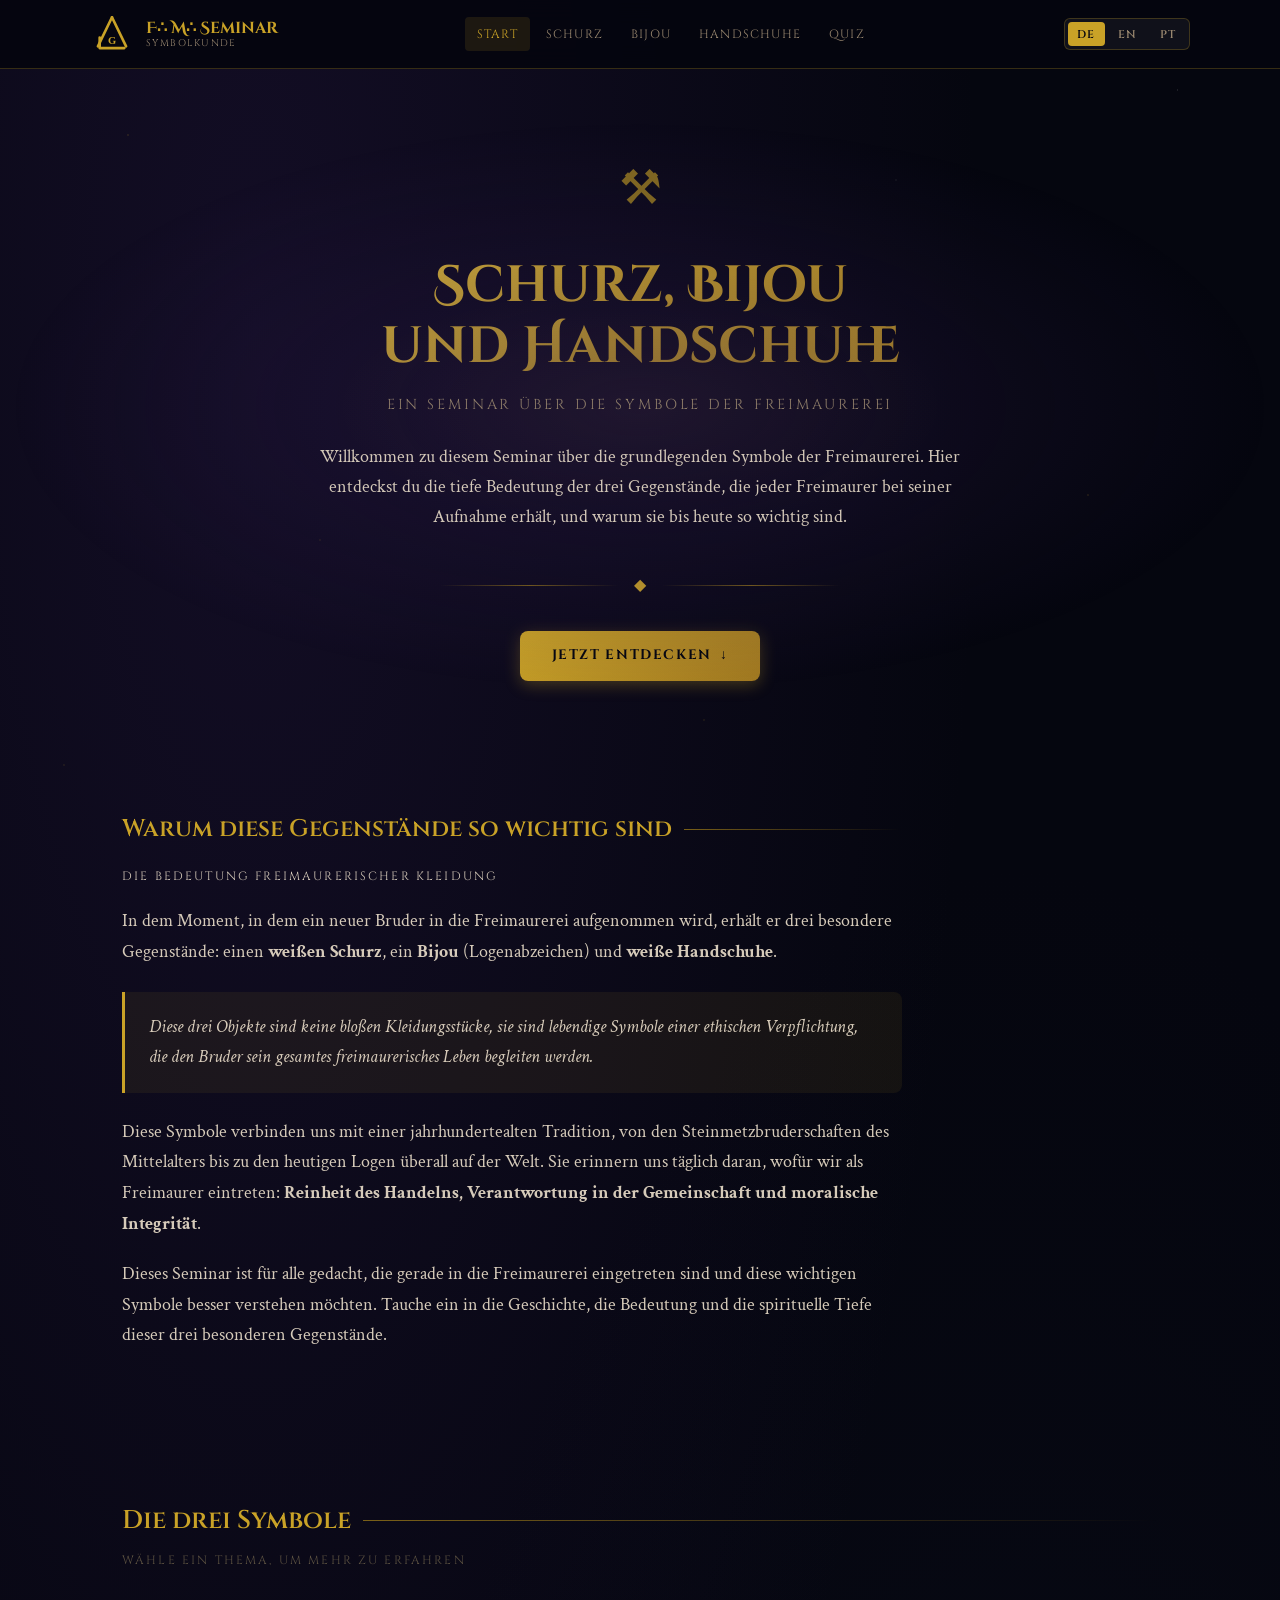
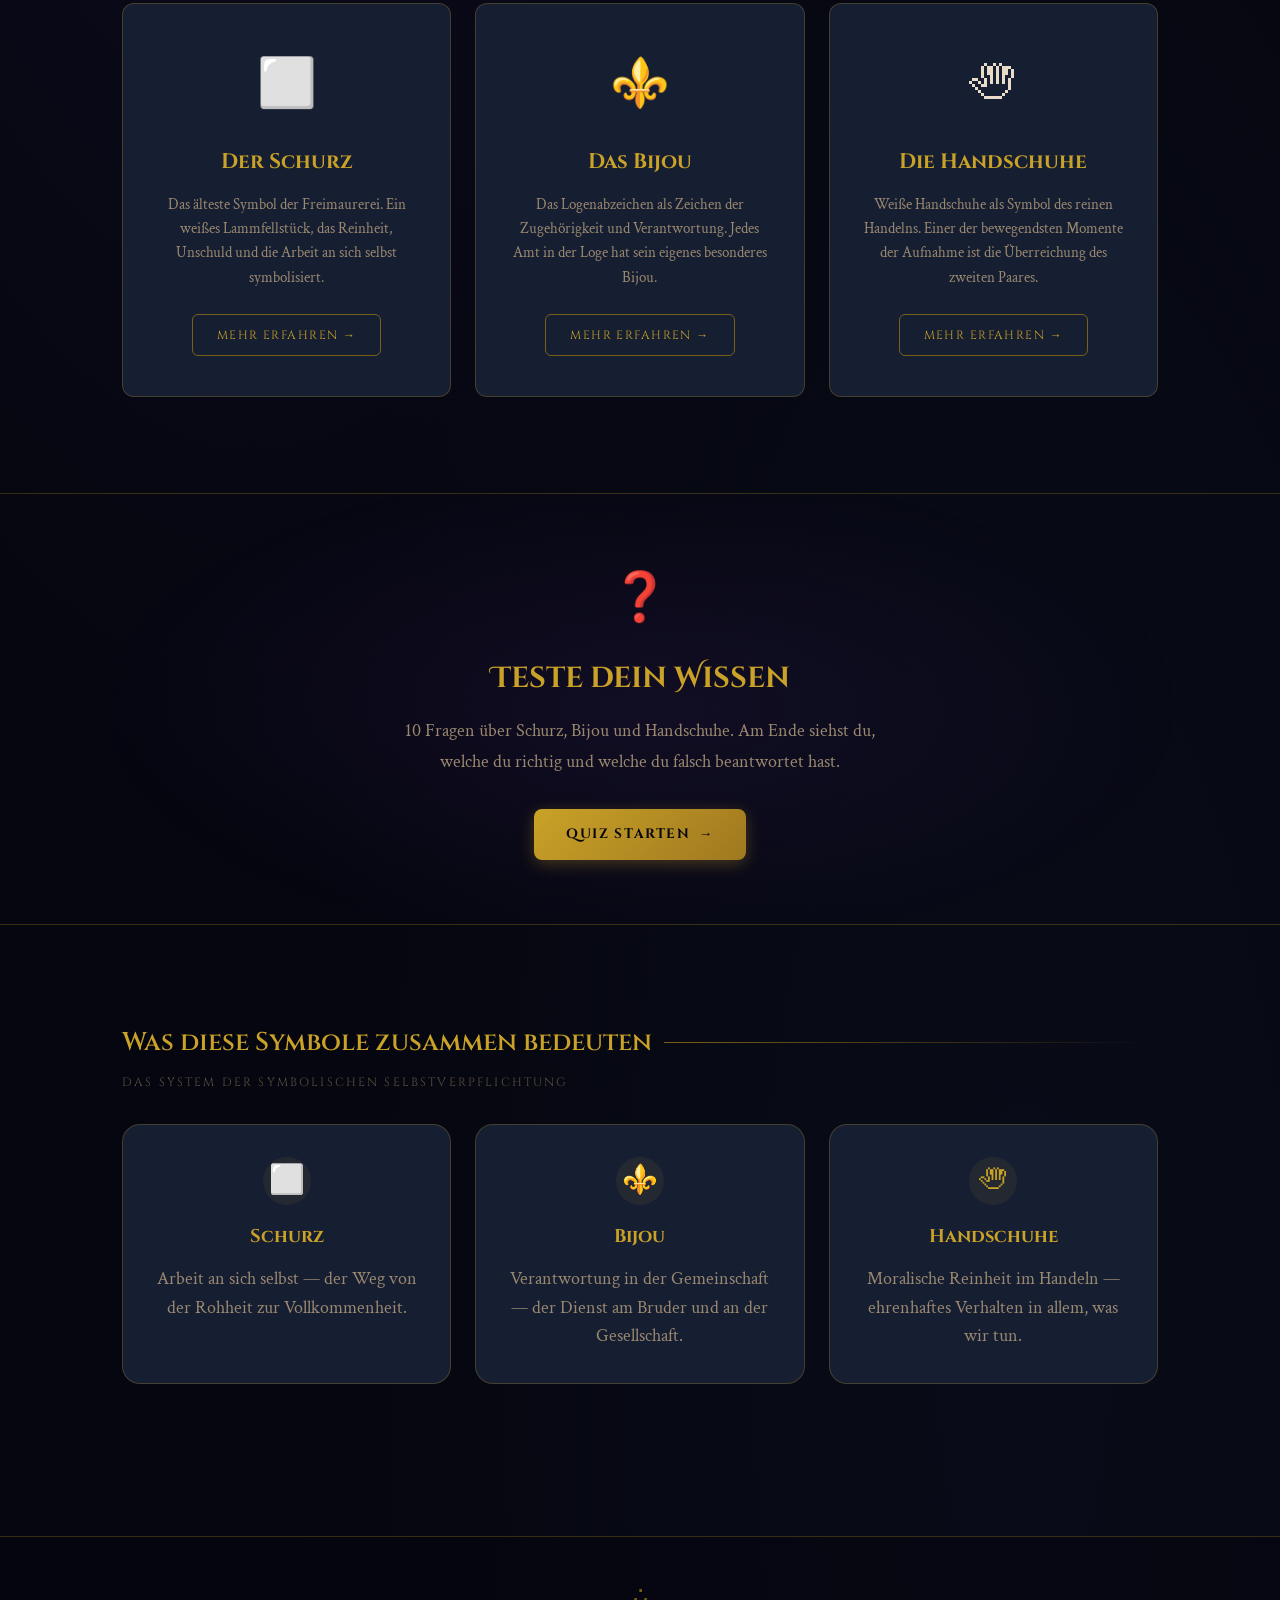
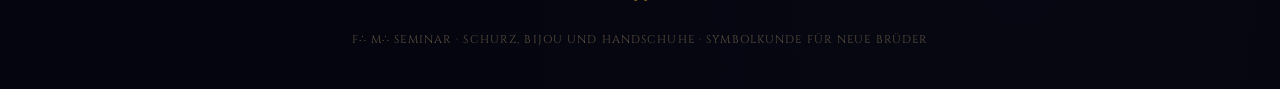
<file: index.html>
<!doctype html>
<html lang="de">
  <head>
    <meta charset="UTF-8" />
    <meta name="viewport" content="width=device-width, initial-scale=1.0" />
    <title>Schurz, Bijou & Handschuhe — Freimaurerei Seminar</title>
    <link rel="stylesheet" href="styles.css" />
  </head>
  <body>
    <header>
      <div class="header-inner">
        <a href="index.html" class="logo">
          <svg
            class="logo-symbol"
            viewBox="0 0 100 100"
            fill="none"
            xmlns="http://www.w3.org/2000/svg"
          >
            <line
              x1="50"
              y1="12"
              x2="18"
              y2="78"
              stroke="#c9a227"
              stroke-width="6"
              stroke-linecap="round"
            />
            <line
              x1="50"
              y1="12"
              x2="82"
              y2="78"
              stroke="#c9a227"
              stroke-width="6"
              stroke-linecap="round"
            />
            <path
              d="M22 58 L22 82 L78 82"
              stroke="#c9a227"
              stroke-width="6"
              stroke-linecap="round"
              stroke-linejoin="round"
              fill="none"
            />
            <text
              x="50"
              y="72"
              text-anchor="middle"
              fill="#c9a227"
              font-family="serif"
              font-size="24"
              font-weight="bold"
            >
              G
            </text>
          </svg>
          <div class="logo-text">
            F∴ M∴ Seminar
            <span>Symbolkunde</span>
          </div>
        </a>

        <nav>
          <a href="index.html" class="active">
            <span class="lang-de">Start</span>
            <span class="lang-en">Home</span>
            <span class="lang-pt">Início</span>
          </a>
          <a href="schurz.html">
            <span class="lang-de">Schurz</span>
            <span class="lang-en">Apron</span>
            <span class="lang-pt">Avental</span>
          </a>
          <a href="bijou.html">
            <span class="lang-de">Bijou</span>
            <span class="lang-en">Jewel</span>
            <span class="lang-pt">Joia</span>
          </a>
          <a href="handschuhe.html">
            <span class="lang-de">Handschuhe</span>
            <span class="lang-en">Gloves</span>
            <span class="lang-pt">Luvas</span>
          </a>
          <a href="quiz.html">Quiz</a>
        </nav>

        <div class="lang-toggle">
          <button class="lang-btn" data-lang="de" onclick="setLanguage('de')">
            DE
          </button>
          <button class="lang-btn" data-lang="en" onclick="setLanguage('en')">
            EN
          </button>
          <button class="lang-btn" data-lang="pt" onclick="setLanguage('pt')">
            PT
          </button>
        </div>
      </div>
    </header>

    <main>
      <!-- ─── HERO ─── -->
      <section class="hero">
        <span class="hero-symbol">⚒</span>

        <h1>
          <span class="lang-de">Schurz, Bijou<br />und Handschuhe</span>
          <span class="lang-en">Apron, Jewel<br />and Gloves</span>
          <span class="lang-pt">Avental, Joia<br />e Luvas</span>
        </h1>

        <p class="subtitle">
          <span class="lang-de"
            >Ein Seminar über die Symbole der Freimaurerei</span
          >
          <span class="lang-en">A Seminar on the Symbols of Freemasonry</span>
          <span class="lang-pt"
            >Um Seminário sobre os Símbolos da Maçonaria</span
          >
        </p>

        <p>
          <span class="lang-de"
            >Willkommen zu diesem Seminar über die grundlegenden Symbole der
            Freimaurerei. Hier entdeckst du die tiefe Bedeutung der drei
            Gegenstände, die jeder Freimaurer bei seiner Aufnahme erhält, und
            warum sie bis heute so wichtig sind.</span
          >
          <span class="lang-en"
            >Welcome to this seminar on the fundamental symbols of Freemasonry.
            Here you will discover the deep meaning of the three items every
            Freemason receives upon initiation, and why they remain so important
            to this day.</span
          >
          <span class="lang-pt"
            >Bem-vindo a este seminário sobre os símbolos fundamentais da
            Maçonaria. Aqui você descobrirá o profundo significado dos três
            objetos que todo Maçom recebe em sua iniciação, e por que eles
            permanecem tão importantes até hoje.</span
          >
        </p>

        <div class="divider"><span class="divider-symbol">◆</span></div>

        <a href="#topics" class="btn btn-primary">
          <span class="lang-de">Jetzt entdecken</span>
          <span class="lang-en">Start Exploring</span>
          <span class="lang-pt">Explorar agora</span>
          ↓
        </a>
      </section>

      <!-- ─── INTRO SECTION ─── -->
      <section class="section" id="intro">
        <div class="container">
          <div class="content-block">
            <div class="lang-de">
              <h2 class="section-title">
                Warum diese Gegenstände so wichtig sind
              </h2>
              <p class="section-subtitle">
                Die Bedeutung freimaurerischer Kleidung
              </p>

              <p>
                In dem Moment, in dem ein neuer Bruder in die Freimaurerei
                aufgenommen wird, erhält er drei besondere Gegenstände: einen
                <strong>weißen Schurz</strong>, ein
                <strong>Bijou</strong> (Logenabzeichen) und
                <strong>weiße Handschuhe</strong>.
              </p>

              <div class="highlight-box">
                <p>
                  Diese drei Objekte sind keine bloßen Kleidungsstücke, sie sind
                  lebendige Symbole einer ethischen Verpflichtung, die den
                  Bruder sein gesamtes freimaurerisches Leben begleiten werden.
                </p>
              </div>

              <p>
                Diese Symbole verbinden uns mit einer jahrhundertealten
                Tradition, von den Steinmetzbruderschaften des Mittelalters bis
                zu den heutigen Logen überall auf der Welt. Sie erinnern uns
                täglich daran, wofür wir als Freimaurer eintreten:
                <strong
                  >Reinheit des Handelns, Verantwortung in der Gemeinschaft und
                  moralische Integrität</strong
                >.
              </p>

              <p>
                Dieses Seminar ist für alle gedacht, die gerade in die
                Freimaurerei eingetreten sind und diese wichtigen Symbole besser
                verstehen möchten. Tauche ein in die Geschichte, die Bedeutung
                und die spirituelle Tiefe dieser drei besonderen Gegenstände.
              </p>
            </div>

            <div class="lang-en">
              <h2 class="section-title">Why These Items Matter</h2>
              <p class="section-subtitle">The significance of Masonic attire</p>

              <p>
                At the moment a new brother is initiated into Freemasonry, he
                receives three special items: a <strong>white apron</strong>, a
                <strong>jewel</strong> (lodge badge) and
                <strong>white gloves</strong>.
              </p>

              <div class="highlight-box">
                <p>
                  These three objects are not mere garments, they are living
                  symbols of an ethical commitment that will accompany the
                  brother throughout his entire Masonic life.
                </p>
              </div>

              <p>
                These symbols connect us to a centuries-old tradition, from the
                stonemason guilds of the Middle Ages to today's lodges around
                the world. They remind us daily of what we stand for as
                Freemasons:
                <strong
                  >purity of action, responsibility in community, and moral
                  integrity</strong
                >.
              </p>

              <p>
                This seminar is designed for those who have recently entered
                Freemasonry and wish to better understand these important
                symbols. Dive into the history, meaning, and spiritual depth of
                these three special items.
              </p>
            </div>

            <div class="lang-pt">
              <h2 class="section-title">
                Por que esses objetos são tão importantes
              </h2>
              <p class="section-subtitle">O significado das vestes maçônicas</p>

              <p>
                No momento em que um novo irmão é iniciado na Maçonaria, ele
                recebe três objetos especiais: um
                <strong>avental branco</strong>, uma
                <strong>joia</strong> (distintivo da loja) e
                <strong>luvas brancas</strong>.
              </p>

              <div class="highlight-box">
                <p>
                  Esses três objetos não são meras peças de vestuário, são
                  símbolos vivos de um compromisso ético que acompanhará o irmão
                  durante toda a sua vida maçônica.
                </p>
              </div>

              <p>
                Esses símbolos nos conectam a uma tradição secular, das guildas
                de pedreiros da Idade Média às lojas de hoje ao redor do mundo.
                Eles nos lembram diariamente do que defendemos como Maçons:
                <strong
                  >pureza de ação, responsabilidade na comunidade e integridade
                  moral</strong
                >.
              </p>

              <p>
                Este seminário é destinado a todos que recentemente ingressaram
                na Maçonaria e desejam compreender melhor esses importantes
                símbolos. Mergulhe na história, no significado e na profundidade
                espiritual desses três objetos especiais.
              </p>
            </div>
          </div>
        </div>
      </section>

      <!-- ─── TOPIC CARDS ─── -->
      <section class="section" id="topics">
        <div class="container">
          <div class="lang-de">
            <h2 class="section-title">Die drei Symbole</h2>
            <p class="section-subtitle">Wähle ein Thema, um mehr zu erfahren</p>
          </div>
          <div class="lang-en">
            <h2 class="section-title">The Three Symbols</h2>
            <p class="section-subtitle">Choose a topic to learn more</p>
          </div>
          <div class="lang-pt">
            <h2 class="section-title">Os Três Símbolos</h2>
            <p class="section-subtitle">Escolha um tema para aprender mais</p>
          </div>

          <div class="topic-cards">
            <!-- SCHURZ -->
            <a href="schurz.html" class="topic-card">
              <span class="icon">⬜</span>
              <h3>
                <span class="lang-de">Der Schurz</span>
                <span class="lang-en">The Apron</span>
                <span class="lang-pt">O Avental</span>
              </h3>
              <p>
                <span class="lang-de"
                  >Das älteste Symbol der Freimaurerei. Ein weißes
                  Lammfellstück, das Reinheit, Unschuld und die Arbeit an sich
                  selbst symbolisiert.</span
                >
                <span class="lang-en"
                  >The oldest symbol in Freemasonry. A white lambskin piece
                  symbolizing purity, innocence, and the work on oneself.</span
                >
                <span class="lang-pt"
                  >O símbolo mais antigo da Maçonaria. Um pedaço de pele de
                  cordeiro branca que simboliza pureza, inocência e o trabalho
                  sobre si mesmo.</span
                >
              </p>
              <span class="card-btn">
                <span class="lang-de">Mehr erfahren →</span>
                <span class="lang-en">Learn more →</span>
                <span class="lang-pt">Saiba mais →</span>
              </span>
            </a>

            <!-- BIJOU -->
            <a href="bijou.html" class="topic-card">
              <span class="icon">⚜️</span>
              <h3>
                <span class="lang-de">Das Bijou</span>
                <span class="lang-en">The Jewel</span>
                <span class="lang-pt">A Joia</span>
              </h3>
              <p>
                <span class="lang-de"
                  >Das Logenabzeichen als Zeichen der Zugehörigkeit und
                  Verantwortung. Jedes Amt in der Loge hat sein eigenes
                  besonderes Bijou.</span
                >
                <span class="lang-en"
                  >The lodge badge as a sign of belonging and responsibility.
                  Each office in the lodge has its own distinctive jewel.</span
                >
                <span class="lang-pt"
                  >O distintivo da loja como sinal de pertencimento e
                  responsabilidade. Cada cargo na loja tem sua própria joia
                  especial.</span
                >
              </p>
              <span class="card-btn">
                <span class="lang-de">Mehr erfahren →</span>
                <span class="lang-en">Learn more →</span>
                <span class="lang-pt">Saiba mais →</span>
              </span>
            </a>

            <!-- HANDSCHUHE -->
            <a href="handschuhe.html" class="topic-card">
              <span class="icon">🖑</span>
              <h3>
                <span class="lang-de">Die Handschuhe</span>
                <span class="lang-en">The Gloves</span>
                <span class="lang-pt">As Luvas</span>
              </h3>
              <p>
                <span class="lang-de"
                  >Weiße Handschuhe als Symbol des reinen Handelns. Einer der
                  bewegendsten Momente der Aufnahme ist die Überreichung des
                  zweiten Paares.</span
                >
                <span class="lang-en"
                  >White gloves as a symbol of pure action. One of the most
                  touching moments of initiation is the presentation of the
                  second pair.</span
                >
                <span class="lang-pt"
                  >Luvas brancas como símbolo de ação pura. Um dos momentos mais
                  tocantes da iniciação é a entrega do segundo par.</span
                >
              </p>
              <span class="card-btn">
                <span class="lang-de">Mehr erfahren →</span>
                <span class="lang-en">Learn more →</span>
                <span class="lang-pt">Saiba mais →</span>
              </span>
            </a>
          </div>
        </div>
      </section>

      <!-- ─── QUIZ CTA ─── -->
      <section class="quiz-cta">
        <span class="quiz-icon">❓</span>
        <h2>
          <span class="lang-de">Teste dein Wissen</span>
          <span class="lang-en">Test Your Knowledge</span>
          <span class="lang-pt">Teste seu Conhecimento</span>
        </h2>
        <p>
          <span class="lang-de"
            >10 Fragen über Schurz, Bijou und Handschuhe. Am Ende siehst du,
            welche du richtig und welche du falsch beantwortet hast.</span
          >
          <span class="lang-en"
            >10 questions about the apron, jewel and gloves. At the end you'll
            see which ones you got right and which ones you missed.</span
          >
          <span class="lang-pt"
            >10 perguntas sobre o avental, a joia e as luvas. No final, você
            verá quais acertou e quais errou.</span
          >
        </p>
        <a href="quiz.html" class="btn btn-primary">
          <span class="lang-de">Quiz starten</span>
          <span class="lang-en">Start Quiz</span>
          <span class="lang-pt">Iniciar Quiz</span>
          →
        </a>
      </section>

      <!-- ─── THREE PILLARS ─── -->
      <section class="section">
        <div class="container">
          <div class="lang-de">
            <h2 class="section-title">Was diese Symbole zusammen bedeuten</h2>
            <p class="section-subtitle">
              Das System der symbolischen Selbstverpflichtung
            </p>
          </div>
          <div class="lang-en">
            <h2 class="section-title">What These Symbols Mean Together</h2>
            <p class="section-subtitle">
              The system of symbolic self-commitment
            </p>
          </div>
          <div class="lang-pt">
            <h2 class="section-title">
              O que Esses Símbolos Significam Juntos
            </h2>
            <p class="section-subtitle">
              O sistema do compromisso simbólico consigo mesmo
            </p>
          </div>

          <div class="symbol-meaning">
            <div class="symbol-meaning-item">
              <div class="icon">⬜</div>
              <h4>
                <span class="lang-de">Schurz</span>
                <span class="lang-en">Apron</span>
                <span class="lang-pt">Avental</span>
              </h4>
              <p>
                <span class="lang-de"
                  >Arbeit an sich selbst — der Weg von der Rohheit zur
                  Vollkommenheit.</span
                >
                <span class="lang-en"
                  >Work on the self — the path from the rough to the
                  perfect.</span
                >
                <span class="lang-pt"
                  >Trabalho sobre si mesmo — o caminho do bruto à
                  perfeição.</span
                >
              </p>
            </div>
            <div class="symbol-meaning-item">
              <div class="icon">⚜️</div>
              <h4>
                <span class="lang-de">Bijou</span>
                <span class="lang-en">Jewel</span>
                <span class="lang-pt">Joia</span>
              </h4>
              <p>
                <span class="lang-de"
                  >Verantwortung in der Gemeinschaft — der Dienst am Bruder und
                  an der Gesellschaft.</span
                >
                <span class="lang-en"
                  >Responsibility in community — service to the brother and to
                  society.</span
                >
                <span class="lang-pt"
                  >Responsabilidade na comunidade — o serviço ao irmão e à
                  sociedade.</span
                >
              </p>
            </div>
            <div class="symbol-meaning-item">
              <div class="icon">🖑</div>
              <h4>
                <span class="lang-de">Handschuhe</span>
                <span class="lang-en">Gloves</span>
                <span class="lang-pt">Luvas</span>
              </h4>
              <p>
                <span class="lang-de"
                  >Moralische Reinheit im Handeln — ehrenhaftes Verhalten in
                  allem, was wir tun.</span
                >
                <span class="lang-en"
                  >Moral purity in action — honorable conduct in everything we
                  do.</span
                >
                <span class="lang-pt"
                  >Pureza moral na ação — conduta honrosa em tudo o que
                  fazemos.</span
                >
              </p>
            </div>
          </div>
        </div>
      </section>
    </main>

    <footer>
      <span class="footer-symbol">∴</span>
      <p>
        <span class="lang-de"
          >F∴ M∴ Seminar · Schurz, Bijou und Handschuhe · Symbolkunde für neue
          Brüder</span
        >
        <span class="lang-en"
          >F∴ M∴ Seminar · Apron, Jewel and Gloves · Symbolism for New
          Brothers</span
        >
        <span class="lang-pt"
          >F∴ M∴ Seminário · Avental, Joia e Luvas · Simbolismo para Novos
          Irmãos</span
        >
      </p>
    </footer>

    <script>
      function setLanguage(lang) {
        localStorage.setItem('lang', lang);
        document.documentElement.lang = lang;
        document.querySelectorAll('.lang-btn').forEach((btn) => {
          btn.classList.toggle('active', btn.dataset.lang === lang);
        });
      }

      document.addEventListener('DOMContentLoaded', function () {
        const lang = localStorage.getItem('lang') || 'de';
        setLanguage(lang);
      });
    </script>
  </body>
</html>
</file>
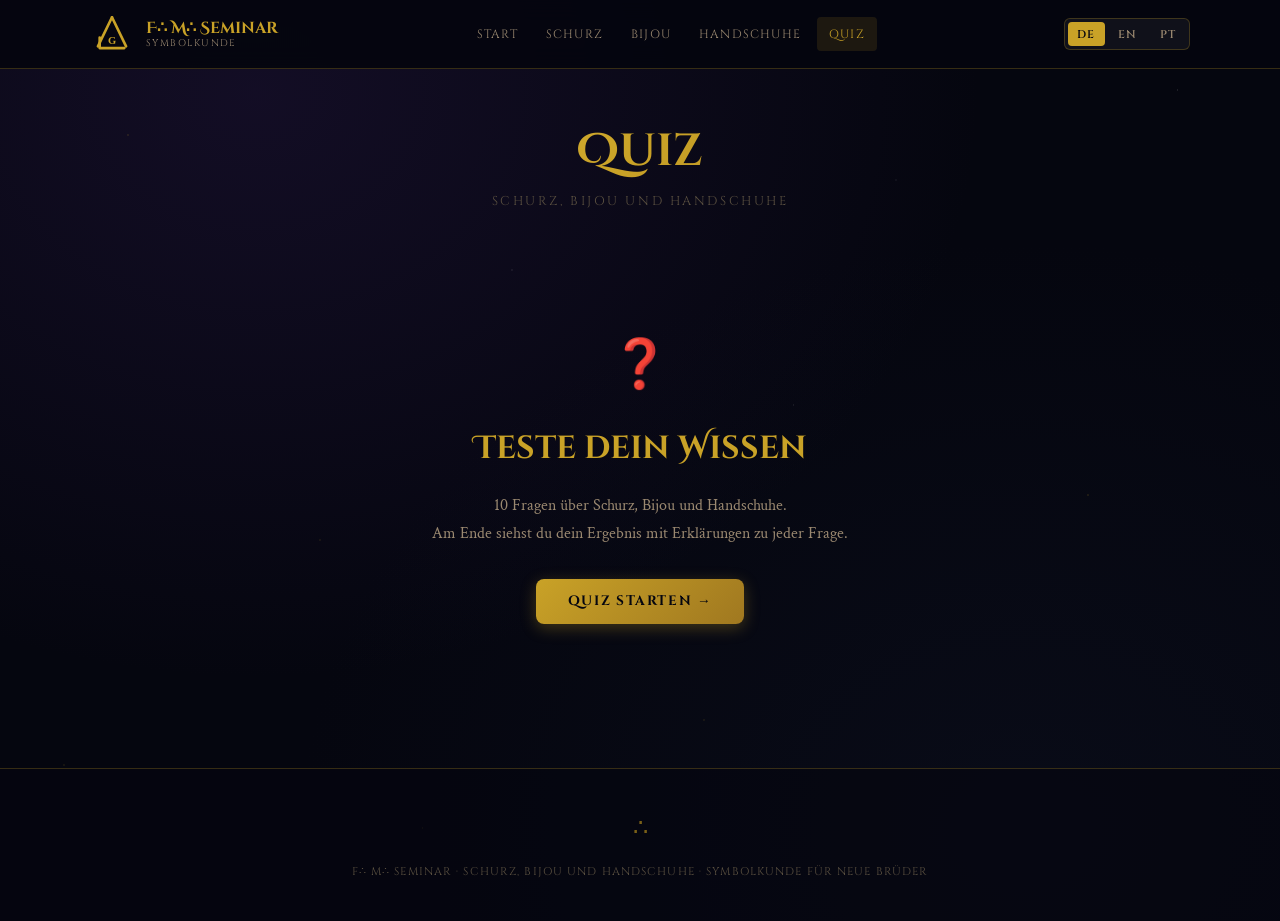
<file: quiz.html>
<!doctype html>
<html lang="de">
  <head>
    <meta charset="UTF-8" />
    <meta name="viewport" content="width=device-width, initial-scale=1.0" />
    <title>Quiz — Freimaurerei Seminar</title>
    <link rel="stylesheet" href="styles.css" />
  </head>
  <body>
    <header>
      <div class="header-inner">
        <a href="index.html" class="logo">
          <svg class="logo-symbol" viewBox="0 0 100 100" fill="none">
            <line
              x1="50"
              y1="12"
              x2="18"
              y2="78"
              stroke="#c9a227"
              stroke-width="6"
              stroke-linecap="round"
            />
            <line
              x1="50"
              y1="12"
              x2="82"
              y2="78"
              stroke="#c9a227"
              stroke-width="6"
              stroke-linecap="round"
            />
            <path
              d="M22 58 L22 82 L78 82"
              stroke="#c9a227"
              stroke-width="6"
              stroke-linecap="round"
              stroke-linejoin="round"
              fill="none"
            />
            <text
              x="50"
              y="72"
              text-anchor="middle"
              fill="#c9a227"
              font-family="serif"
              font-size="24"
              font-weight="bold"
            >
              G
            </text>
          </svg>
          <div class="logo-text">F∴ M∴ Seminar<span>Symbolkunde</span></div>
        </a>
        <nav>
          <a href="index.html"
            ><span class="lang-de">Start</span><span class="lang-en">Home</span
            ><span class="lang-pt">Início</span></a
          >
          <a href="schurz.html"
            ><span class="lang-de">Schurz</span
            ><span class="lang-en">Apron</span
            ><span class="lang-pt">Avental</span></a
          >
          <a href="bijou.html"
            ><span class="lang-de">Bijou</span><span class="lang-en">Jewel</span
            ><span class="lang-pt">Joia</span></a
          >
          <a href="handschuhe.html"
            ><span class="lang-de">Handschuhe</span
            ><span class="lang-en">Gloves</span
            ><span class="lang-pt">Luvas</span></a
          >
          <a href="quiz.html" class="active">Quiz</a>
        </nav>
        <div class="lang-toggle">
          <button
            class="lang-btn"
            data-lang="de"
            onclick="changeLanguage('de')"
          >
            DE
          </button>
          <button
            class="lang-btn"
            data-lang="en"
            onclick="changeLanguage('en')"
          >
            EN
          </button>
          <button
            class="lang-btn"
            data-lang="pt"
            onclick="changeLanguage('pt')"
          >
            PT
          </button>
        </div>
      </div>
    </header>

    <main>
      <section class="page-hero" style="padding-bottom: 1rem">
        <h1>Quiz</h1>
        <p class="subtitle">
          <span class="lang-de">Schurz, Bijou und Handschuhe</span>
          <span class="lang-en">Apron, Jewel and Gloves</span>
          <span class="lang-pt">Avental, Joia e Luvas</span>
        </p>
      </section>

      <div class="quiz-wrapper">
        <!-- START SCREEN -->
        <div id="screen-start">
          <div class="quiz-start">
            <span style="font-size: 3rem; display: block; margin-bottom: 1rem"
              >❓</span
            >
            <h2>
              <span class="lang-de">Teste dein Wissen</span>
              <span class="lang-en">Test Your Knowledge</span>
              <span class="lang-pt">Teste seu Conhecimento</span>
            </h2>
            <p>
              <span class="lang-de"
                >10 Fragen über Schurz, Bijou und Handschuhe.<br />Am Ende
                siehst du dein Ergebnis mit Erklärungen zu jeder Frage.</span
              >
              <span class="lang-en"
                >10 questions about the Apron, Jewel and Gloves.<br />At the end
                you'll see your results with explanations for every
                question.</span
              >
              <span class="lang-pt"
                >10 perguntas sobre o Avental, Joia e Luvas.<br />No final você
                verá seus resultados com explicações para cada pergunta.</span
              >
            </p>
            <button class="btn btn-primary" onclick="startQuiz()">
              <span class="lang-de">Quiz starten →</span>
              <span class="lang-en">Start Quiz →</span>
              <span class="lang-pt">Iniciar Quiz →</span>
            </button>
          </div>
        </div>

        <!-- QUESTION SCREEN -->
        <div id="screen-question" style="display: none">
          <div class="progress-bar-wrapper">
            <div
              class="progress-bar-fill"
              id="progress-bar"
              style="width: 0%"
            ></div>
          </div>
          <div class="progress-label" id="progress-label">Frage 1 von 10</div>

          <div class="question-card">
            <p class="question-number" id="question-number">Frage 1</p>
            <p class="question-text" id="question-text"></p>
            <div class="options-grid" id="options-grid"></div>
          </div>

          <div class="quiz-nav">
            <button
              class="btn btn-primary"
              id="btn-next"
              onclick="handleNext()"
              disabled
            >
              <span id="btn-next-label">Weiter →</span>
            </button>
          </div>
        </div>

        <!-- RESULTS SCREEN -->
        <div id="screen-results" style="display: none">
          <div class="quiz-start" style="padding-bottom: 1rem">
            <span style="font-size: 3rem; display: block" id="result-emoji"
              >🏆</span
            >
            <h2>
              <span class="lang-de">Dein Ergebnis</span>
              <span class="lang-en">Your Result</span>
              <span class="lang-pt">Seu Resultado</span>
            </h2>
            <div class="score-display">
              <span id="score-num">0</span><span>/10</span>
            </div>
            <p
              id="score-msg"
              style="color: var(--text-dim); font-size: 1.05rem"
            ></p>
          </div>

          <div class="divider" style="max-width: 300px; margin: 0 auto 2rem">
            <span class="divider-symbol">◆</span>
          </div>

          <p
            style="
              font-family: 'Cinzel', serif;
              font-size: 0.75rem;
              letter-spacing: 0.1em;
              color: var(--text-muted);
              text-transform: uppercase;
              margin-bottom: 1rem;
            "
            id="review-title"
          >
            Detaillierte Auswertung
          </p>

          <div id="results-list"></div>

          <div
            style="
              display: flex;
              gap: 1rem;
              flex-wrap: wrap;
              justify-content: center;
              margin-top: 2rem;
            "
          >
            <button class="btn btn-primary" onclick="restartQuiz()">
              <span class="lang-de">Nochmal versuchen</span>
              <span class="lang-en">Try Again</span>
              <span class="lang-pt">Tentar novamente</span>
            </button>
            <a href="index.html" class="btn btn-ghost">
              <span class="lang-de">Zur Übersicht</span>
              <span class="lang-en">Back to Overview</span>
              <span class="lang-pt">Voltar à Visão Geral</span>
            </a>
          </div>
        </div>
      </div>
    </main>

    <footer>
      <span class="footer-symbol">∴</span>
      <p>
        <span class="lang-de"
          >F∴ M∴ Seminar · Schurz, Bijou und Handschuhe · Symbolkunde für neue
          Brüder</span
        ><span class="lang-en"
          >F∴ M∴ Seminar · Apron, Jewel and Gloves · Symbolism for New
          Brothers</span
        ><span class="lang-pt"
          >F∴ M∴ Seminário · Avental, Joia e Luvas · Simbolismo para Novos
          Irmãos</span
        >
      </p>
    </footer>

    <script>
      // ── Language ──────────────────────────────────────────────────────────────────
      let lang = localStorage.getItem('lang') || 'de';

      function setLanguage(l) {
        lang = l;
        localStorage.setItem('lang', l);
        document.documentElement.lang = l;
        document.querySelectorAll('.lang-btn').forEach((btn) => {
          btn.classList.toggle('active', btn.dataset.lang === l);
        });
      }

      function changeLanguage(l) {
        setLanguage(l);
        if (quizState === 'question') renderQuestion();
        if (quizState === 'results') renderResults();
        updateStaticLabels();
      }

      function updateStaticLabels() {
        if (quizState === 'question') {
          const labelQ =
            lang === 'de' ? 'Frage' : lang === 'pt' ? 'Pergunta' : 'Question';
          const labelOf = lang === 'de' ? 'von' : lang === 'pt' ? 'de' : 'of';
          document.getElementById('progress-label').textContent =
            `${labelQ} ${currentIdx + 1} ${labelOf} ${QUESTIONS.length}`;
          document.getElementById('question-number').textContent =
            `${labelQ} ${currentIdx + 1}`;
          updateNextBtn();
        }
        if (quizState === 'results') {
          document.getElementById('review-title').textContent =
            lang === 'de'
              ? 'Detaillierte Auswertung'
              : lang === 'pt'
                ? 'Revisão Detalhada'
                : 'Detailed Review';
        }
      }

      // ── Quiz Data ─────────────────────────────────────────────────────────────────
      const QUESTIONS = [
        {
          de: {
            q: 'Was symbolisiert der weiße Freimaurer-Schurz?',
            opts: [
              'Reichtum und soziales Ansehen',
              'Reinheit und Unschuld',
              'Stärke und Macht',
              'Treue zum Logenmeister',
            ],
            expl: 'Der weiße Schurz steht für Reinheit und Unschuld. Er ist das erste symbolische Geschenk eines Freimaurers und erinnert ihn daran, sein Leben nach den höchsten moralischen Grundsätzen zu führen.',
          },
          en: {
            q: 'What does the white Masonic apron symbolize?',
            opts: [
              'Wealth and social status',
              'Purity and innocence',
              'Strength and power',
              'Loyalty to the Worshipful Master',
            ],
            expl: 'The white apron represents purity and innocence. It is the first symbolic gift a Freemason receives and reminds him to lead his life according to the highest moral principles.',
          },
          pt: {
            q: 'O que simboliza o avental branco maçônico?',
            opts: [
              'Riqueza e prestígio social',
              'Pureza e inocência',
              'Força e poder',
              'Lealdade ao Venerável Mestre',
            ],
            expl: 'O avental branco representa pureza e inocência. É o primeiro presente simbólico que um Maçom recebe e o lembra de conduzir sua vida segundo os mais elevados princípios morais.',
          },
          correct: 1,
        },
        {
          de: {
            q: 'Aus welchem Material besteht der traditionelle Lehrlingsschurz?',
            opts: [
              'Weißer Seide',
              'Weißem Leinen',
              'Weißem Leder (Lammfell)',
              'Weißem Baumwollstoff',
            ],
            expl: 'Der Lehrlingsschurz wird traditionell aus weißem Lammfell gefertigt. Das Lammfell trägt die biblische Symbolik von Unschuld und Opferbereitschaft.',
          },
          en: {
            q: 'From what material is the traditional Apprentice apron made?',
            opts: [
              'White silk',
              'White linen',
              'White leather (lambskin)',
              'White cotton',
            ],
            expl: 'The Apprentice apron is traditionally made from white lambskin, carrying the biblical symbolism of innocence and sacrifice.',
          },
          pt: {
            q: 'De qual material é feito o tradicional avental de Aprendiz?',
            opts: [
              'Seda branca',
              'Linho branco',
              'Couro branco (pele de cordeiro)',
              'Algodão branco',
            ],
            expl: 'O avental de Aprendiz é feito tradicionalmente de pele de cordeiro branca, carregando o simbolismo bíblico de inocência e sacrifício.',
          },
          correct: 2,
        },
        {
          de: {
            q: `Was ist ein „Bijou" in der Freimaurerei?`,
            opts: [
              'Ein geheimes Passwort',
              'Ein Logenabzeichen oder Amtszeichen',
              'Ein freimaurerisches Ritual',
              'Eine Auszeichnung für Verdienste',
            ],
            expl: 'Bijou (frz. für Kleinod) bezeichnet ein Abzeichen — entweder als Logenabzeichen oder als Amtszeichen für bestimmte Positionen in der Loge.',
          },
          en: {
            q: 'What is a "Jewel" (Bijou) in Freemasonry?',
            opts: [
              'A secret password',
              "A lodge badge or officer's insignia",
              'A Masonic ritual',
              'An award for distinguished service',
            ],
            expl: "A jewel in Freemasonry is a badge — either a lodge membership badge or an officer's insignia identifying the wearer's specific role.",
          },
          pt: {
            q: "O que é uma 'Joia' (Bijou) na Maçonaria?",
            opts: [
              'Uma senha secreta',
              'Um distintivo de loja ou insígnia de oficial',
              'Um ritual maçônico',
              'Um prêmio por serviço distinto',
            ],
            expl: 'Uma joia na Maçonaria é um distintivo — seja um distintivo de filiação à loja ou uma insígnia de oficial que identifica o papel específico do portador.',
          },
          correct: 1,
        },
        {
          de: {
            q: 'Welches Bijou trägt der Vorsitzende Meister der Loge?',
            opts: ['Die Waage', 'Das Senkblei', 'Das Winkelmaß', 'Den Zirkel'],
            expl: 'Der Vorsitzende Meister trägt das Winkelmaß. Es prüft ob Winkel korrekt sind — symbolisch steht es für Gerechtigkeit und moralische Aufrichtigkeit in der Führung der Loge.',
          },
          en: {
            q: 'Which jewel does the Worshipful Master of the lodge wear?',
            opts: ['The level', 'The plumb', 'The square', 'The compass'],
            expl: 'The Worshipful Master wears the Square. It checks that angles are true — symbolically representing justice and moral uprightness in guiding the lodge.',
          },
          pt: {
            q: 'Qual joia usa o Venerável Mestre da loja?',
            opts: ['O nível', 'O prumo', 'O esquadro', 'O compasso'],
            expl: 'O Venerável Mestre usa o Esquadro. Ele verifica se os ângulos estão corretos — simbolicamente representando justiça e retidão moral na condução da loja.',
          },
          correct: 2,
        },
        {
          de: {
            q: 'Welches Bijou trägt der Erste Aufseher?',
            opts: ['Das Winkelmaß', 'Die Waage', 'Das Senkblei', 'Den Hammer'],
            expl: 'Der Erste Aufseher trägt die Waage. Sie steht für Gleichheit — alle Freimaurer begegnen sich auf gleicher Ebene, unabhängig von weltlichem Rang und Ansehen.',
          },
          en: {
            q: 'Which jewel does the Senior Warden wear?',
            opts: ['The square', 'The level', 'The plumb', 'The mallet'],
            expl: 'The Senior Warden wears the Level. It represents equality — all Freemasons meet on the same plane, regardless of worldly rank or status.',
          },
          pt: {
            q: 'Qual joia usa o Primeiro Vigilante?',
            opts: ['O esquadro', 'O nível', 'O prumo', 'O maço'],
            expl: 'O Primeiro Vigilante usa o Nível. Representa igualdade — todos os Maçons se encontram no mesmo plano, independentemente de rank ou status mundano.',
          },
          correct: 1,
        },
        {
          de: {
            q: 'Wann erhält ein neuer Freimaurer seine weißen Handschuhe?',
            opts: [
              'Nach einem Jahr Mitgliedschaft',
              'Bei Erreichen des Gesellengrades',
              'Bei seiner Aufnahme (Initiation)',
              'Nach Abschluss der Lehrzeit',
            ],
            expl: 'Die weißen Handschuhe werden dem neuen Freimaurer feierlich bei seiner Aufnahme überreicht. Sie sind eines der ersten Symbole, die er als Freimaurer empfängt.',
          },
          en: {
            q: 'When does a new Freemason receive his white gloves?',
            opts: [
              'After one year of membership',
              'Upon reaching the Fellow Craft degree',
              'At his initiation',
              'After completing his apprenticeship',
            ],
            expl: 'White gloves are solemnly presented at initiation. They are among the first symbols a new Freemason receives.',
          },
          pt: {
            q: 'Quando um novo Maçom recebe suas luvas brancas?',
            opts: [
              'Após um ano de filiação',
              'Ao atingir o grau de Companheiro',
              'Em sua iniciação',
              'Após concluir o aprendizado',
            ],
            expl: 'As luvas brancas são solenemente entregues na iniciação. Estão entre os primeiros símbolos que um novo Maçom recebe.',
          },
          correct: 2,
        },
        {
          de: {
            q: 'Für wen ist das zweite Paar Handschuhe bestimmt, das ein neuer Freimaurer bei seiner Aufnahme erhält?',
            opts: [
              'Für seinen Logenmeister',
              'Für seinen Vater',
              'Für die Frau, die seinem Herzen am nächsten steht',
              'Er behält beide Paare selbst',
            ],
            expl: `Das zweite Paar ist für die „Gefährtin seines Lebens" — die Frau, die seinem Herzen am nächsten steht. Diese Geste zeigt, dass freimaurerische Werte über die Logenmauern hinaus in das Leben des Bruders wirken sollen.`,
          },
          en: {
            q: 'For whom is the second pair of gloves at initiation intended?',
            opts: [
              'For his Worshipful Master',
              'For his father',
              'For the woman closest to his heart',
              'He keeps both pairs himself',
            ],
            expl: "The second pair is for 'the companion of his life' — the woman closest to his heart. This gesture shows that Masonic values should extend beyond the lodge into the brother's daily life.",
          },
          pt: {
            q: 'Para quem se destina o segundo par de luvas na iniciação?',
            opts: [
              'Para o seu Venerável Mestre',
              'Para o seu pai',
              'Para a mulher mais próxima ao seu coração',
              'Ele fica com os dois pares',
            ],
            expl: "O segundo par é para 'a companheira de sua vida' — a mulher mais próxima ao seu coração. Este gesto mostra que os valores maçônicos devem se estender além da loja para a vida diária do irmão.",
          },
          correct: 2,
        },
        {
          de: {
            q: 'Wie werden die ersten drei Grade der Freimaurerei (Johannismaurerei) bezeichnet?',
            opts: [
              'Rote Maurerei',
              'Goldene Maurerei',
              'Schwarze Maurerei',
              'Blaue Maurerei',
            ],
            expl: `Die ersten drei Grade — Lehrling, Geselle und Meister — werden als „Blaue Maurerei" bezeichnet. Blau ist die Farbe der Treue, Freundschaft und des Universums in der freimaurerischen Symbolik.`,
          },
          en: {
            q: "What are the first three degrees of Freemasonry (St. John's Masonry) called?",
            opts: [
              'Red Masonry',
              'Golden Masonry',
              'Black Masonry',
              'Blue Lodge Masonry',
            ],
            expl: "The first three degrees — Entered Apprentice, Fellow Craft, and Master Mason — form the 'Blue Lodge.' Blue is the color of loyalty, friendship, and the universe in Masonic symbolism.",
          },
          pt: {
            q: 'Como são chamados os primeiros três graus da Maçonaria (Maçonaria de São João)?',
            opts: [
              'Maçonaria Vermelha',
              'Maçonaria Dourada',
              'Maçonaria Negra',
              'Maçonaria Azul',
            ],
            expl: "Os primeiros três graus — Aprendiz Iniciado, Companheiro e Mestre Maçom — formam a 'Loja Azul'. Azul é a cor da lealdade, amizade e do universo no simbolismo maçônico.",
          },
          correct: 3,
        },
        {
          de: {
            q: 'Welches Bijou trägt der Zweite Aufseher?',
            opts: [
              'Die Waage',
              'Das Senkblei',
              'Das Winkelmaß',
              'Die Schaufel',
            ],
            expl: 'Der Zweite Aufseher trägt das Senkblei. Es prüft die senkrechte Ausrichtung und symbolisiert, dass ein Freimaurer in seinem Verhalten aufrecht und gerade sein soll.',
          },
          en: {
            q: 'Which jewel does the Junior Warden wear?',
            opts: ['The level', 'The plumb', 'The square', 'The shovel'],
            expl: 'The Junior Warden wears the Plumb. It checks vertical alignment, symbolizing that a Freemason should be upright and straight in all his conduct.',
          },
          pt: {
            q: 'Qual joia usa o Segundo Vigilante?',
            opts: ['O nível', 'O prumo', 'O esquadro', 'A pá'],
            expl: 'O Segundo Vigilante usa o Prumo. Ele verifica o alinhamento vertical, simbolizando que um Maçom deve ser reto e íntegro em toda a sua conduta.',
          },
          correct: 1,
        },
        {
          de: {
            q: `Was symbolisiert der „raue Stein" in der freimaurerischen Symbolik?`,
            opts: [
              'Das Fundament des Logengebäudes',
              'Den Freimaurer, der noch an sich selbst arbeiten muss',
              'Ein Werkzeug für rituelle Zeremonien',
              'Ein Symbol ausschließlich des dritten Grades',
            ],
            expl: `Der „raue Stein" symbolisiert den Freimaurer in seinem natürlichen Zustand — mit all seinen Unvollkommenheiten. Die freimaurerische Arbeit besteht darin, diesen Stein zu glätten, also an sich selbst zu arbeiten.`,
          },
          en: {
            q: 'What does the "rough ashlar" (rough stone) represent in Masonic symbolism?',
            opts: [
              'The foundation of the lodge building',
              'The Freemason who still needs to work on himself',
              'A tool for ritual ceremonies',
              'A symbol exclusively of the third degree',
            ],
            expl: "The 'rough ashlar' symbolizes the Freemason in his natural state with all his imperfections. Masonic work consists of smoothing this stone — that is, working on oneself.",
          },
          pt: {
            q: "O que representa a 'pedra bruta' no simbolismo maçônico?",
            opts: [
              'A fundação do edifício da loja',
              'O Maçom que ainda precisa trabalhar sobre si mesmo',
              'Uma ferramenta para cerimônias rituais',
              'Um símbolo exclusivo do terceiro grau',
            ],
            expl: "A 'pedra bruta' simboliza o Maçom em seu estado natural com todas as suas imperfeições. O trabalho maçônico consiste em polir essa pedra — ou seja, trabalhar sobre si mesmo.",
          },
          correct: 1,
        },
      ];

      // ── State ─────────────────────────────────────────────────────────────────────
      let quizState = 'start'; // 'start' | 'question' | 'answered' | 'results'
      let currentIdx = 0;
      let userAnswers = new Array(QUESTIONS.length).fill(null);
      let answered = false; // whether current question has been answered

      // ── Quiz Control ──────────────────────────────────────────────────────────────
      function startQuiz() {
        currentIdx = 0;
        userAnswers = new Array(QUESTIONS.length).fill(null);
        answered = false;
        quizState = 'question';

        document.getElementById('screen-start').style.display = 'none';
        document.getElementById('screen-results').style.display = 'none';
        document.getElementById('screen-question').style.display = 'block';

        renderQuestion();
      }

      function renderQuestion() {
        const q = QUESTIONS[currentIdx];
        const d = q[lang];
        const LETTERS = ['A', 'B', 'C', 'D'];

        // Progress bar
        const pct = (currentIdx / QUESTIONS.length) * 100;
        document.getElementById('progress-bar').style.width = pct + '%';
        const labelQ =
          lang === 'de' ? 'Frage' : lang === 'pt' ? 'Pergunta' : 'Question';
        const labelOf = lang === 'de' ? 'von' : lang === 'pt' ? 'de' : 'of';
        document.getElementById('progress-label').textContent =
          `${labelQ} ${currentIdx + 1} ${labelOf} ${QUESTIONS.length}`;
        document.getElementById('question-number').textContent =
          `${labelQ} ${currentIdx + 1}`;

        document.getElementById('question-text').textContent = d.q;

        // Options
        const grid = document.getElementById('options-grid');
        grid.innerHTML = '';

        d.opts.forEach((opt, i) => {
          const btn = document.createElement('button');
          btn.className = 'option-btn';
          btn.dataset.i = i;

          if (answered || userAnswers[currentIdx] !== null) {
            const committed = userAnswers[currentIdx];
            btn.disabled = true;
            if (i === q.correct) {
              btn.classList.add(
                committed === q.correct && committed === i
                  ? 'correct'
                  : 'reveal-correct',
              );
            }
            if (i === committed && i !== q.correct) {
              btn.classList.add('incorrect');
            }
            if (i === committed && i === q.correct) {
              btn.classList.add('correct');
            }
          }

          btn.innerHTML = `<span class="option-letter">${LETTERS[i]}</span><span>${opt}</span>`;
          if (!answered && userAnswers[currentIdx] === null) {
            btn.addEventListener('click', () => selectOption(i));
          }
          grid.appendChild(btn);
        });

        answered = userAnswers[currentIdx] !== null;
        updateNextBtn();
      }

      function selectOption(i) {
        if (answered) return;

        // Visual: highlight selected, clear others
        document.querySelectorAll('.option-btn').forEach((btn) => {
          btn.classList.toggle('selected', parseInt(btn.dataset.i) === i);
        });

        // Commit answer
        userAnswers[currentIdx] = i;
        answered = true;

        // Show correct/incorrect on buttons
        const q = QUESTIONS[currentIdx];
        document.querySelectorAll('.option-btn').forEach((btn) => {
          const idx = parseInt(btn.dataset.i);
          btn.disabled = true;
          btn.classList.remove('selected');
          if (idx === q.correct) {
            btn.classList.add(idx === i ? 'correct' : 'reveal-correct');
          }
          if (idx === i && idx !== q.correct) {
            btn.classList.add('incorrect');
          }
          if (idx === i && idx === q.correct) {
            btn.classList.add('correct');
          }
        });

        updateNextBtn();
      }

      function updateNextBtn() {
        const btn = document.getElementById('btn-next');
        const isLast = currentIdx === QUESTIONS.length - 1;

        if (!answered && userAnswers[currentIdx] === null) {
          btn.disabled = true;
          document.getElementById('btn-next-label').textContent =
            lang === 'de' ? 'Weiter →' : lang === 'pt' ? 'Próximo →' : 'Next →';
          return;
        }

        btn.disabled = false;
        if (isLast) {
          document.getElementById('btn-next-label').textContent =
            lang === 'de'
              ? 'Ergebnis anzeigen ✓'
              : lang === 'pt'
                ? 'Ver Resultados ✓'
                : 'Show Results ✓';
        } else {
          document.getElementById('btn-next-label').textContent =
            lang === 'de' ? 'Weiter →' : lang === 'pt' ? 'Próximo →' : 'Next →';
        }
      }

      function handleNext() {
        if (!answered && userAnswers[currentIdx] === null) return;

        if (currentIdx < QUESTIONS.length - 1) {
          currentIdx++;
          answered = userAnswers[currentIdx] !== null;
          renderQuestion();
        } else {
          showResults();
        }
      }

      // ── Results ───────────────────────────────────────────────────────────────────
      function showResults() {
        quizState = 'results';
        const score = userAnswers.filter(
          (a, i) => a === QUESTIONS[i].correct,
        ).length;

        document.getElementById('screen-question').style.display = 'none';
        document.getElementById('screen-results').style.display = 'block';
        document.getElementById('score-num').textContent = score;

        const emoji = document.getElementById('result-emoji');
        const msg = document.getElementById('score-msg');

        if (score === 10) {
          emoji.textContent = '🏆';
          msg.textContent =
            lang === 'de'
              ? 'Perfekt! Du kennst die Symbole der Freimaurerei ausgezeichnet!'
              : lang === 'pt'
                ? 'Perfeito! Você conhece os símbolos da Maçonaria de forma excelente!'
                : 'Perfect! You know the symbols of Freemasonry excellently!';
        } else if (score >= 7) {
          emoji.textContent = '⭐';
          msg.textContent =
            lang === 'de'
              ? 'Sehr gut! Du hast die wichtigsten Symbole gut verstanden.'
              : lang === 'pt'
                ? 'Muito bem! Você compreendeu bem os símbolos mais importantes.'
                : 'Very good! You have understood the most important symbols well.';
        } else if (score >= 5) {
          emoji.textContent = '📚';
          msg.textContent =
            lang === 'de'
              ? 'Gut! Schau dir die Seminarseiten nochmals an, um dein Wissen zu vertiefen.'
              : lang === 'pt'
                ? 'Bom! Revise as páginas do seminário mais uma vez para aprofundar seu conhecimento.'
                : 'Good! Review the seminar pages once more to deepen your knowledge.';
        } else {
          emoji.textContent = '🔍';
          msg.textContent =
            lang === 'de'
              ? 'Die Freimaurerei ist reich an Symbolen. Lies die Seminarseiten nochmals durch!'
              : lang === 'pt'
                ? 'A Maçonaria é rica em símbolos. Leia novamente as páginas do seminário!'
                : 'Freemasonry is rich in symbols. Read the seminar pages again!';
        }

        document.getElementById('progress-bar').style.width = '100%';
        renderResults();
      }

      function renderResults() {
        const LETTERS = ['A', 'B', 'C', 'D'];
        const list = document.getElementById('results-list');
        list.innerHTML = '';
        document.getElementById('review-title').textContent =
          lang === 'de'
            ? 'Detaillierte Auswertung'
            : lang === 'pt'
              ? 'Revisão Detalhada'
              : 'Detailed Review';

        QUESTIONS.forEach((q, i) => {
          const d = q[lang];
          const chosen = userAnswers[i];
          const isCorrect = chosen === q.correct;

          const item = document.createElement('div');
          item.className = `result-item ${isCorrect ? 'result-correct' : 'result-incorrect'}`;

          const labelText = isCorrect
            ? lang === 'de'
              ? `✓ Frage ${i + 1} — Richtig`
              : lang === 'pt'
                ? `✓ Pergunta ${i + 1} — Correta`
                : `✓ Question ${i + 1} — Correct`
            : lang === 'de'
              ? `✗ Frage ${i + 1} — Falsch`
              : lang === 'pt'
                ? `✗ Pergunta ${i + 1} — Incorreta`
                : `✗ Question ${i + 1} — Incorrect`;

          let answersHTML = '';
          if (!isCorrect && chosen !== null) {
            answersHTML += `
              <div class="your-answer">
                <strong>${lang === 'de' ? 'Deine Antwort:' : lang === 'pt' ? 'Sua resposta:' : 'Your answer:'}</strong>&nbsp;
                ${LETTERS[chosen]}. ${d.opts[chosen]}
              </div>`;
          }
          answersHTML += `
            <div class="${isCorrect ? 'your-answer was-correct' : 'correct-answer'}">
              <strong>${lang === 'de' ? 'Richtige Antwort:' : lang === 'pt' ? 'Resposta correta:' : 'Correct answer:'}</strong>&nbsp;
              ${LETTERS[q.correct]}. ${d.opts[q.correct]}
            </div>`;

          item.innerHTML = `
            <p class="q-label">${labelText}</p>
            <p class="q-text">${d.q}</p>
            ${answersHTML}
            <div style="margin-top:0.75rem;padding:0.75rem;background:rgba(255,255,255,0.03);border-radius:6px;border-left:2px solid rgba(201,162,39,0.3);">
              <span style="font-family:'Cinzel',serif;font-size:0.65rem;letter-spacing:0.1em;text-transform:uppercase;color:var(--gold-dim);">
                ${lang === 'de' ? 'Erklärung' : lang === 'pt' ? 'Explicação' : 'Explanation'}
              </span>
              <p style="font-size:0.9rem;color:var(--text-dim);margin:0.3rem 0 0;font-style:italic;">${d.expl}</p>
            </div>`;

          list.appendChild(item);
        });
      }

      function restartQuiz() {
        quizState = 'start';
        currentIdx = 0;
        userAnswers = new Array(QUESTIONS.length).fill(null);
        answered = false;

        document.getElementById('screen-results').style.display = 'none';
        document.getElementById('screen-start').style.display = 'block';
        document.getElementById('progress-bar').style.width = '0%';
      }

      // ── Init ──────────────────────────────────────────────────────────────────────
      document.addEventListener('DOMContentLoaded', () =>
        setLanguage(localStorage.getItem('lang') || 'de'),
      );
    </script>
  </body>
</html>
</file>
<file: styles.css>
@import url('https://fonts.googleapis.com/css2?family=Cinzel:wght@400;600;700;900&family=Cinzel+Decorative:wght@400;700&family=Crimson+Text:ital,wght@0,400;0,600;1,400&display=swap');

:root {
  --bg-darkest: #05060f;
  --bg-dark: #0a0d1a;
  --bg-medium: #111828;
  --bg-card: #161e32;
  --bg-card-hover: #1c2640;
  --gold: #c9a227;
  --gold-light: #e8c84d;
  --gold-dim: #7a6018;
  --gold-faint: rgba(201, 162, 39, 0.12);
  --text-main: #e8dcc8;
  --text-dim: #9a8870;
  --text-muted: #5a5040;
  --border: rgba(201, 162, 39, 0.25);
  --border-strong: rgba(201, 162, 39, 0.5);
  --purple: #1e0f35;
  --shadow: 0 8px 32px rgba(0, 0, 0, 0.6);
  --shadow-gold: 0 0 24px rgba(201, 162, 39, 0.25);
}

/* Language visibility: hide all lang variants, show only the active html[lang] */
.lang-de,
.lang-en,
.lang-pt {
  display: none;
}
html[lang='de'] .lang-de,
html[lang='en'] .lang-en,
html[lang='pt'] .lang-pt {
  display: revert;
}

* {
  margin: 0;
  padding: 0;
  box-sizing: border-box;
}

html {
  scroll-behavior: smooth;
}

body {
  background-color: var(--bg-darkest);
  color: var(--text-main);
  font-family: 'Crimson Text', Georgia, serif;
  font-size: 18px;
  line-height: 1.7;
  min-height: 100vh;
  background-image:
    radial-gradient(
      ellipse at 20% 10%,
      rgba(45, 27, 78, 0.35) 0%,
      transparent 50%
    ),
    radial-gradient(
      ellipse at 80% 90%,
      rgba(10, 13, 26, 0.8) 0%,
      transparent 50%
    );
}

/* ─── STARS BACKGROUND ─── */
body::before {
  content: '';
  position: fixed;
  top: 0;
  left: 0;
  width: 100%;
  height: 100%;
  pointer-events: none;
  z-index: 0;
  background-image:
    radial-gradient(
      1px 1px at 10% 15%,
      rgba(201, 162, 39, 0.4) 0%,
      transparent 100%
    ),
    radial-gradient(
      1px 1px at 25% 60%,
      rgba(201, 162, 39, 0.3) 0%,
      transparent 100%
    ),
    radial-gradient(
      1px 1px at 40% 30%,
      rgba(255, 255, 255, 0.2) 0%,
      transparent 100%
    ),
    radial-gradient(
      1px 1px at 55% 80%,
      rgba(201, 162, 39, 0.3) 0%,
      transparent 100%
    ),
    radial-gradient(
      1px 1px at 70% 20%,
      rgba(255, 255, 255, 0.15) 0%,
      transparent 100%
    ),
    radial-gradient(
      1px 1px at 85% 55%,
      rgba(201, 162, 39, 0.4) 0%,
      transparent 100%
    ),
    radial-gradient(
      1px 1px at 92% 10%,
      rgba(255, 255, 255, 0.2) 0%,
      transparent 100%
    ),
    radial-gradient(
      1px 1px at 5% 85%,
      rgba(201, 162, 39, 0.3) 0%,
      transparent 100%
    ),
    radial-gradient(
      1px 1px at 62% 45%,
      rgba(255, 255, 255, 0.15) 0%,
      transparent 100%
    ),
    radial-gradient(
      1px 1px at 33% 92%,
      rgba(201, 162, 39, 0.25) 0%,
      transparent 100%
    );
}

/* ─── HEADER ─── */
header {
  position: sticky;
  top: 0;
  z-index: 100;
  background: rgba(5, 6, 15, 0.92);
  backdrop-filter: blur(12px);
  -webkit-backdrop-filter: blur(12px);
  border-bottom: 1px solid var(--border);
  padding: 0.75rem 2rem;
}

.header-inner {
  max-width: 1100px;
  margin: 0 auto;
  display: flex;
  align-items: center;
  justify-content: space-between;
  gap: 1rem;
}

.logo {
  display: flex;
  align-items: center;
  gap: 0.75rem;
  text-decoration: none;
  color: var(--gold);
}

.logo-symbol {
  width: 44px;
  height: 44px;
  flex-shrink: 0;
}

.logo-text {
  font-family: 'Cinzel Decorative', serif;
  font-size: 1rem;
  color: var(--gold);
  line-height: 1.2;
  font-weight: 700;
}

.logo-text span {
  display: block;
  font-size: 0.6rem;
  letter-spacing: 0.15em;
  color: var(--text-dim);
  font-family: 'Cinzel', serif;
  font-weight: 400;
  text-transform: uppercase;
}

nav {
  display: flex;
  align-items: center;
  gap: 0.25rem;
}

nav a {
  color: var(--text-dim);
  text-decoration: none;
  font-family: 'Cinzel', serif;
  font-size: 0.75rem;
  letter-spacing: 0.1em;
  text-transform: uppercase;
  padding: 0.4rem 0.75rem;
  border-radius: 4px;
  transition:
    color 0.2s,
    background 0.2s;
}

nav a:hover,
nav a.active {
  color: var(--gold);
  background: var(--gold-faint);
}

.lang-toggle {
  display: flex;
  align-items: center;
  gap: 0.25rem;
  background: rgba(255, 255, 255, 0.05);
  border: 1px solid var(--border);
  border-radius: 6px;
  padding: 0.2rem;
}

.lang-btn {
  background: transparent;
  border: none;
  color: var(--text-dim);
  font-family: 'Cinzel', serif;
  font-size: 0.7rem;
  font-weight: 600;
  letter-spacing: 0.08em;
  padding: 0.3rem 0.6rem;
  border-radius: 4px;
  cursor: pointer;
  transition: all 0.2s;
}

.lang-btn.active {
  background: var(--gold);
  color: var(--bg-darkest);
}

.lang-btn:hover:not(.active) {
  color: var(--gold);
  background: var(--gold-faint);
}

/* ─── HERO ─── */
.hero {
  position: relative;
  text-align: center;
  padding: 5rem 2rem 4rem;
  overflow: hidden;
}

.hero::before {
  content: '';
  position: absolute;
  inset: 0;
  background:
    radial-gradient(
      ellipse 70% 60% at 50% 50%,
      rgba(45, 27, 78, 0.4) 0%,
      transparent 70%
    ),
    radial-gradient(
      ellipse 40% 30% at 50% 50%,
      rgba(201, 162, 39, 0.06) 0%,
      transparent 60%
    );
  pointer-events: none;
}

.hero-symbol {
  font-size: 3rem;
  color: var(--gold);
  opacity: 0.6;
  margin-bottom: 1.5rem;
  display: block;
}

.hero h1 {
  font-family: 'Cinzel Decorative', serif;
  font-size: clamp(1.8rem, 4vw, 3.2rem);
  font-weight: 700;
  background: linear-gradient(135deg, var(--gold-light), var(--gold), #a07820);
  -webkit-background-clip: text;
  -webkit-text-fill-color: transparent;
  background-clip: text;
  line-height: 1.2;
  margin-bottom: 1rem;
}

.hero .subtitle {
  font-family: 'Cinzel', serif;
  font-size: 0.9rem;
  letter-spacing: 0.2em;
  text-transform: uppercase;
  color: var(--text-dim);
  margin-bottom: 1.5rem;
}

.hero p {
  max-width: 680px;
  margin: 0 auto 2.5rem;
  color: var(--text-main);
  font-size: 1.1rem;
  opacity: 0.9;
}

.divider {
  display: flex;
  align-items: center;
  gap: 1rem;
  margin: 2rem auto;
  max-width: 400px;
}

.divider::before,
.divider::after {
  content: '';
  flex: 1;
  height: 1px;
  background: linear-gradient(
    to right,
    transparent,
    var(--gold-dim),
    transparent
  );
}

.divider-symbol {
  color: var(--gold);
  font-size: 1rem;
}

/* ─── MAIN LAYOUT ─── */
main {
  position: relative;
  z-index: 1;
}

.container {
  max-width: 1100px;
  margin: 0 auto;
  padding: 0 2rem;
}

.section {
  padding: 4rem 0;
}

.section-title {
  font-family: 'Cinzel', serif;
  font-size: 1.6rem;
  font-weight: 600;
  color: var(--gold);
  margin-bottom: 0.5rem;
  display: flex;
  align-items: center;
  gap: 0.75rem;
}

.section-title::after {
  content: '';
  flex: 1;
  height: 1px;
  background: linear-gradient(to right, var(--gold-dim), transparent);
}

.section-subtitle {
  font-family: 'Cinzel', serif;
  font-size: 0.75rem;
  letter-spacing: 0.18em;
  text-transform: uppercase;
  color: var(--text-muted);
  margin-bottom: 2rem;
}

/* ─── CARDS ─── */
.card {
  background: var(--bg-card);
  border: 1px solid var(--border);
  border-radius: 12px;
  padding: 2rem;
  transition:
    transform 0.3s,
    box-shadow 0.3s,
    border-color 0.3s;
}

.card:hover {
  transform: translateY(-4px);
  box-shadow: var(--shadow-gold), var(--shadow);
  border-color: var(--border-strong);
  background: var(--bg-card-hover);
}

.topic-cards {
  display: grid;
  grid-template-columns: repeat(auto-fit, minmax(280px, 1fr));
  gap: 1.5rem;
  margin-top: 2rem;
}

.topic-card {
  background: var(--bg-card);
  border: 1px solid var(--border);
  border-radius: 12px;
  padding: 2.5rem 2rem;
  text-align: center;
  text-decoration: none;
  color: var(--text-main);
  display: block;
  transition: all 0.3s;
  position: relative;
  overflow: hidden;
}

.topic-card::before {
  content: '';
  position: absolute;
  top: 0;
  left: 0;
  right: 0;
  height: 3px;
  background: linear-gradient(to right, transparent, var(--gold), transparent);
  opacity: 0;
  transition: opacity 0.3s;
}

.topic-card:hover::before {
  opacity: 1;
}

.topic-card:hover {
  transform: translateY(-6px);
  box-shadow: var(--shadow-gold), var(--shadow);
  border-color: var(--border-strong);
  background: var(--bg-card-hover);
}

.topic-card .icon {
  font-size: 3rem;
  margin-bottom: 1.25rem;
  display: block;
}

.topic-card h3 {
  font-family: 'Cinzel', serif;
  font-size: 1.3rem;
  color: var(--gold);
  margin-bottom: 0.75rem;
}

.topic-card p {
  font-size: 0.95rem;
  color: var(--text-dim);
  line-height: 1.6;
}

.topic-card .card-btn {
  display: inline-block;
  margin-top: 1.5rem;
  padding: 0.6rem 1.5rem;
  background: transparent;
  border: 1px solid var(--gold-dim);
  color: var(--gold);
  border-radius: 6px;
  font-family: 'Cinzel', serif;
  font-size: 0.75rem;
  letter-spacing: 0.12em;
  text-transform: uppercase;
  transition: all 0.2s;
}

.topic-card:hover .card-btn {
  background: var(--gold);
  color: var(--bg-darkest);
  border-color: var(--gold);
}

/* ─── BUTTONS ─── */
.btn {
  display: inline-flex;
  align-items: center;
  gap: 0.5rem;
  padding: 0.85rem 2rem;
  border-radius: 8px;
  font-family: 'Cinzel', serif;
  font-size: 0.85rem;
  letter-spacing: 0.12em;
  text-transform: uppercase;
  cursor: pointer;
  text-decoration: none;
  transition: all 0.25s;
  border: none;
}

.btn-primary {
  background: linear-gradient(135deg, var(--gold), #a07820);
  color: var(--bg-darkest);
  font-weight: 700;
  box-shadow: 0 4px 16px rgba(201, 162, 39, 0.3);
}

.btn-primary:hover {
  background: linear-gradient(135deg, var(--gold-light), var(--gold));
  box-shadow: 0 6px 24px rgba(201, 162, 39, 0.45);
  transform: translateY(-2px);
}

.btn-outline {
  background: transparent;
  color: var(--gold);
  border: 1px solid var(--gold-dim);
}

.btn-outline:hover {
  background: var(--gold-faint);
  border-color: var(--gold);
}

.btn-ghost {
  background: transparent;
  color: var(--text-dim);
  border: 1px solid var(--border);
}

.btn-ghost:hover {
  color: var(--text-main);
  border-color: rgba(255, 255, 255, 0.3);
}

/* ─── IMAGE GALLERY ─── */
.gallery {
  display: grid;
  grid-template-columns: repeat(auto-fill, minmax(240px, 1fr));
  gap: 1rem;
  margin-top: 1.5rem;
}

.gallery-item {
  position: relative;
  border-radius: 8px;
  overflow: hidden;
  border: 1px solid var(--border);
  background: var(--bg-medium);
  aspect-ratio: 4/3;
  cursor: pointer;
}

.gallery-item img {
  width: 100%;
  height: 100%;
  object-fit: cover;
  transition: transform 0.4s;
  display: block;
}

.gallery-item:hover img {
  transform: scale(1.06);
}

.gallery-item .caption {
  position: absolute;
  bottom: 0;
  left: 0;
  right: 0;
  padding: 0.5rem 0.75rem;
  background: linear-gradient(to top, rgba(0, 0, 0, 0.8) 0%, transparent 100%);
  font-size: 0.75rem;
  color: var(--text-dim);
  font-family: 'Cinzel', serif;
  letter-spacing: 0.06em;
  transform: translateY(100%);
  transition: transform 0.3s;
}

.gallery-item:hover .caption {
  transform: translateY(0);
}

/* ─── CONTENT BLOCKS ─── */
.content-block {
  max-width: 780px;
}

.content-block h2 {
  font-family: 'Cinzel', serif;
  font-size: 1.5rem;
  color: var(--gold);
  margin-bottom: 1rem;
  margin-top: 2.5rem;
}

.content-block h2:first-child {
  margin-top: 0;
}

.content-block p {
  margin-bottom: 1.25rem;
  color: var(--text-main);
  opacity: 0.92;
}

.content-block ul,
.content-block ol {
  margin: 1rem 0 1.25rem 1.5rem;
}

.content-block li {
  margin-bottom: 0.5rem;
  color: var(--text-main);
  opacity: 0.9;
}

.highlight-box {
  background: rgba(201, 162, 39, 0.08);
  border-left: 3px solid var(--gold);
  border-radius: 0 8px 8px 0;
  padding: 1.25rem 1.5rem;
  margin: 1.5rem 0;
}

.highlight-box p {
  margin-bottom: 0;
  font-style: italic;
  color: var(--text-main);
}

.symbol-meaning {
  display: grid;
  grid-template-columns: repeat(auto-fit, minmax(240px, 1fr));
  gap: 1.5rem;
  margin: 1.5rem 0;
}

.symbol-meaning-item {
  background: var(--bg-card);
  border: 1px solid var(--border);
  border-radius: 18px;
  padding: 2rem 1.75rem;
  text-align: center;
  transition:
    transform 0.3s,
    box-shadow 0.3s,
    border-color 0.3s;
}

.symbol-meaning-item:hover {
  transform: translateY(-4px);
  box-shadow: var(--shadow-gold), var(--shadow);
  border-color: var(--border-strong);
}

.symbol-meaning-item .icon {
  width: 3rem;
  height: 3rem;
  line-height: 3rem;
  margin: 0 auto 1rem;
  border-radius: 50%;
  background: rgba(201, 162, 39, 0.08);
  color: var(--gold);
  font-size: 1.8rem;
  display: inline-flex;
  align-items: center;
  justify-content: center;
}

.symbol-meaning-item h4 {
  margin-bottom: 0.75rem;
  font-family: 'Cinzel', serif;
  font-size: 1.15rem;
  color: var(--gold);
}

.symbol-meaning-item p {
  color: var(--text-dim);
  line-height: 1.6;
}

.officer-table th,
.officer-table td {
  min-width: 0;
  word-break: break-word;
}

.officer-table th {
  background: rgba(201, 162, 39, 0.15);
  color: var(--gold);
  font-family: 'Cinzel', serif;
  font-size: 0.8rem;
  letter-spacing: 0.1em;
  text-transform: uppercase;
  padding: 0.75rem 1rem;
  text-align: left;
  border-bottom: 1px solid var(--border);
}

.officer-table td {
  padding: 0.75rem 1rem;
  border-bottom: 1px solid rgba(201, 162, 39, 0.08);
  font-size: 0.95rem;
  color: var(--text-main);
}

.officer-table tr:last-child td {
  border-bottom: none;
}

.officer-table tr:nth-child(even) td {
  background: rgba(255, 255, 255, 0.02);
}

/* ─── QUIZ ─── */
.quiz-wrapper {
  max-width: 760px;
  margin: 0 auto;
  padding: 2rem;
}

.quiz-start,
.quiz-end {
  text-align: center;
  padding: 3rem 2rem;
}

.quiz-start h2,
.quiz-end h2 {
  font-family: 'Cinzel Decorative', serif;
  font-size: 2rem;
  color: var(--gold);
  margin-bottom: 1rem;
}

.quiz-start p,
.quiz-end p {
  color: var(--text-dim);
  margin-bottom: 2rem;
  font-size: 1rem;
}

.score-display {
  font-family: 'Cinzel Decorative', serif;
  font-size: 4rem;
  color: var(--gold);
  margin: 1.5rem 0;
  line-height: 1;
}

.score-display span {
  font-size: 1.5rem;
  color: var(--text-dim);
}

.progress-bar-wrapper {
  background: var(--bg-medium);
  border: 1px solid var(--border);
  border-radius: 50px;
  height: 8px;
  margin-bottom: 0.5rem;
  overflow: hidden;
}

.progress-bar-fill {
  height: 100%;
  background: linear-gradient(to right, var(--gold-dim), var(--gold));
  border-radius: 50px;
  transition: width 0.4s ease;
}

.progress-label {
  font-family: 'Cinzel', serif;
  font-size: 0.7rem;
  letter-spacing: 0.1em;
  color: var(--text-muted);
  text-align: right;
  margin-bottom: 2rem;
}

.question-card {
  background: var(--bg-card);
  border: 1px solid var(--border);
  border-radius: 12px;
  padding: 2.5rem;
  margin-bottom: 1.5rem;
}

.question-number {
  font-family: 'Cinzel', serif;
  font-size: 0.7rem;
  letter-spacing: 0.15em;
  text-transform: uppercase;
  color: var(--gold-dim);
  margin-bottom: 0.75rem;
}

.question-text {
  font-family: 'Cinzel', serif;
  font-size: 1.15rem;
  color: var(--text-main);
  line-height: 1.5;
  margin-bottom: 2rem;
}

.options-grid {
  display: grid;
  gap: 0.75rem;
}

.option-btn {
  display: flex;
  align-items: center;
  gap: 1rem;
  background: var(--bg-medium);
  border: 1px solid var(--border);
  border-radius: 8px;
  padding: 1rem 1.25rem;
  cursor: pointer;
  text-align: left;
  color: var(--text-main);
  font-family: 'Crimson Text', serif;
  font-size: 1rem;
  transition: all 0.2s;
  width: 100%;
}

.option-btn:hover:not(:disabled) {
  background: var(--gold-faint);
  border-color: var(--gold-dim);
  color: var(--gold-light);
}

.option-btn.selected {
  background: rgba(201, 162, 39, 0.15);
  border-color: var(--gold);
  color: var(--gold-light);
}

.option-btn.correct {
  background: rgba(39, 180, 100, 0.15);
  border-color: #27b464;
  color: #5de898;
}

.option-btn.incorrect {
  background: rgba(220, 60, 60, 0.12);
  border-color: #dc3c3c;
  color: #f07070;
}

.option-btn.reveal-correct {
  background: rgba(39, 180, 100, 0.1);
  border-color: rgba(39, 180, 100, 0.5);
  color: #5de898;
}

.option-letter {
  width: 30px;
  height: 30px;
  border-radius: 50%;
  background: var(--bg-card);
  border: 1px solid var(--border);
  display: flex;
  align-items: center;
  justify-content: center;
  font-family: 'Cinzel', serif;
  font-size: 0.75rem;
  font-weight: 600;
  flex-shrink: 0;
  transition: all 0.2s;
}

.option-btn.selected .option-letter {
  background: var(--gold);
  color: var(--bg-darkest);
  border-color: var(--gold);
}
.option-btn.correct .option-letter {
  background: #27b464;
  color: white;
  border-color: #27b464;
}
.option-btn.incorrect .option-letter {
  background: #dc3c3c;
  color: white;
  border-color: #dc3c3c;
}
.option-btn.reveal-correct .option-letter {
  background: rgba(39, 180, 100, 0.3);
  color: #5de898;
  border-color: #27b464;
}

.quiz-nav {
  display: flex;
  justify-content: flex-end;
  gap: 1rem;
  margin-top: 1rem;
}

.result-item {
  background: var(--bg-card);
  border: 1px solid var(--border);
  border-radius: 10px;
  padding: 1.5rem;
  margin-bottom: 1rem;
}

.result-item.result-correct {
  border-color: rgba(39, 180, 100, 0.4);
  background: rgba(39, 180, 100, 0.05);
}

.result-item.result-incorrect {
  border-color: rgba(220, 60, 60, 0.4);
  background: rgba(220, 60, 60, 0.05);
}

.result-item .q-label {
  font-family: 'Cinzel', serif;
  font-size: 0.7rem;
  letter-spacing: 0.1em;
  margin-bottom: 0.5rem;
}

.result-correct .q-label {
  color: #5de898;
}
.result-incorrect .q-label {
  color: #f07070;
}

.result-item .q-text {
  font-family: 'Cinzel', serif;
  font-size: 0.95rem;
  color: var(--text-main);
  margin-bottom: 0.75rem;
  line-height: 1.4;
}

.result-item .your-answer,
.result-item .correct-answer {
  font-size: 0.9rem;
  padding: 0.4rem 0.75rem;
  border-radius: 4px;
  margin-bottom: 0.3rem;
  display: flex;
  gap: 0.5rem;
}

.result-item .your-answer {
  background: rgba(220, 60, 60, 0.12);
  color: #f07070;
}
.result-item .your-answer.was-correct {
  background: rgba(39, 180, 100, 0.12);
  color: #5de898;
}
.result-item .correct-answer {
  background: rgba(39, 180, 100, 0.12);
  color: #5de898;
}

/* ─── FOOTER ─── */
footer {
  position: relative;
  z-index: 1;
  border-top: 1px solid var(--border);
  padding: 2.5rem 2rem;
  text-align: center;
  margin-top: 4rem;
  background: rgba(5, 6, 15, 0.6);
}

footer .footer-symbol {
  font-size: 1.5rem;
  color: var(--gold-dim);
  margin-bottom: 0.75rem;
  display: block;
}

footer p {
  font-family: 'Cinzel', serif;
  font-size: 0.7rem;
  letter-spacing: 0.1em;
  text-transform: uppercase;
  color: var(--text-muted);
}

/* ─── PAGE HERO (inner pages) ─── */
.page-hero {
  padding: 3.5rem 2rem 3rem;
  text-align: center;
  position: relative;
}

.page-hero .breadcrumb {
  font-family: 'Cinzel', serif;
  font-size: 0.7rem;
  letter-spacing: 0.15em;
  text-transform: uppercase;
  color: var(--text-muted);
  margin-bottom: 1.25rem;
}

.page-hero .breadcrumb a {
  color: var(--gold-dim);
  text-decoration: none;
}

.page-hero .breadcrumb a:hover {
  color: var(--gold);
}

.page-hero h1 {
  font-family: 'Cinzel Decorative', serif;
  font-size: clamp(1.6rem, 3.5vw, 2.8rem);
  font-weight: 700;
  background: linear-gradient(135deg, var(--gold-light), var(--gold), #a07820);
  -webkit-background-clip: text;
  -webkit-text-fill-color: transparent;
  background-clip: text;
  line-height: 1.2;
  margin-bottom: 0.75rem;
}

.page-hero .subtitle {
  font-family: 'Cinzel', serif;
  font-size: 0.8rem;
  letter-spacing: 0.2em;
  text-transform: uppercase;
  color: var(--text-muted);
  margin-bottom: 1rem;
}

.page-hero .intro {
  max-width: 680px;
  margin: 0 auto;
  color: var(--text-dim);
  font-size: 1.05rem;
  font-style: italic;
}

/* ─── QUIZ ICON BIG ─── */
.quiz-cta {
  text-align: center;
  padding: 4rem 2rem;
  background: radial-gradient(
    ellipse 60% 80% at 50% 50%,
    rgba(45, 27, 78, 0.3) 0%,
    transparent 70%
  );
  border-top: 1px solid var(--border);
  border-bottom: 1px solid var(--border);
  margin: 2rem 0;
}

.quiz-cta .quiz-icon {
  font-size: 3rem;
  display: block;
  margin-bottom: 1rem;
}

.quiz-cta h2 {
  font-family: 'Cinzel Decorative', serif;
  font-size: 1.8rem;
  color: var(--gold);
  margin-bottom: 0.75rem;
}

.quiz-cta p {
  color: var(--text-dim);
  margin-bottom: 2rem;
  max-width: 500px;
  margin-left: auto;
  margin-right: auto;
}

/* ─── RESPONSIVE ─── */
@media (max-width: 768px) {
  .header-inner {
    flex-wrap: wrap;
    gap: 0.5rem;
  }

  nav {
    order: 3;
    width: 100%;
    flex-wrap: wrap;
    justify-content: center;
  }

  header {
    padding: 0.75rem 1rem;
  }

  nav a {
    font-size: 0.65rem;
    padding: 0.35rem 0.45rem;
  }

  .hero {
    padding: 3rem 1.25rem 2.5rem;
  }
  .page-hero {
    padding: 2.5rem 1.25rem 2rem;
  }
  .container {
    padding: 0 1.25rem;
  }
  .section {
    padding: 2.5rem 0;
  }

  .quiz-wrapper {
    padding: 1rem;
  }
  .question-card {
    padding: 1.5rem;
  }

  .gallery {
    grid-template-columns: repeat(auto-fill, minmax(160px, 1fr));
  }

  .topic-cards {
    grid-template-columns: 1fr;
  }
}

@media (max-width: 480px) {
  .logo-text {
    display: none;
  }
  .score-display {
    font-size: 3rem;
  }
}
</file>
